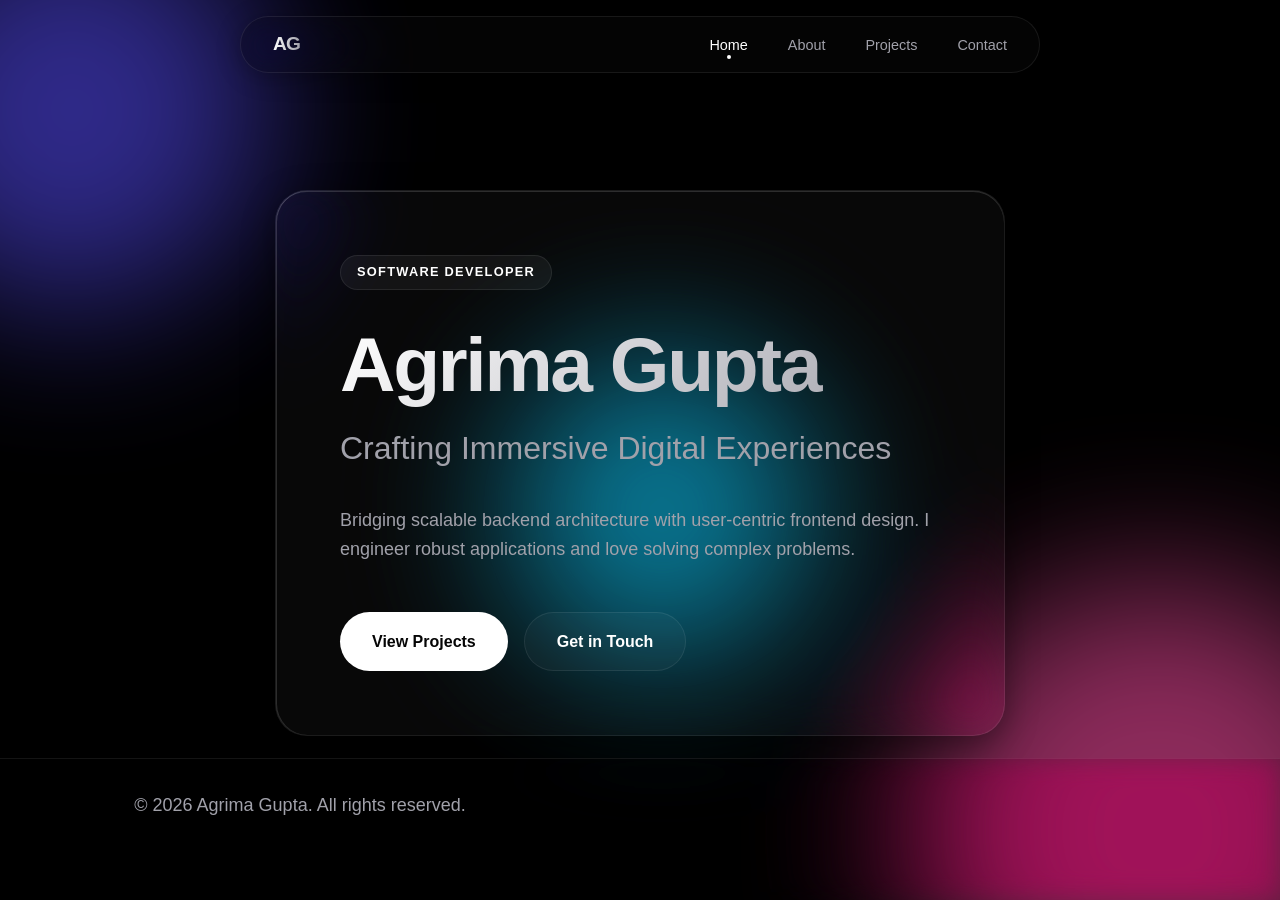
<file: index.html>
<!DOCTYPE html>
<html lang="en">
<head>
    <meta charset="UTF-8">
    <meta name="viewport" content="width=device-width, initial-scale=1.0">
    <title>Agrima Gupta | Portfolio</title>
    <link rel="stylesheet" href="css/style.css">
</head>
<body>
    <div class="ambient-background">
        <div class="orb orb-1"></div>
        <div class="orb orb-2"></div>
        <div class="orb orb-3"></div>
    </div>

    <nav class="glass-nav">
        <div class="nav-container">
            <div class="logo">AG</div>
            <ul>
                <li><a href="index.html" class="active">Home</a></li>
                <li><a href="about.html">About</a></li>
                <li><a href="projects.html">Projects</a></li>
                <li><a href="contact.html">Contact</a></li>
            </ul>
        </div>
    </nav>

    <main class="container">
        <div class="glass-panel hero tilt-element fade-up">
            <div class="hero-content">
                <span class="badge">Software Developer</span>
                <h1 class="gradient-text">Agrima Gupta</h1>
                <h2>Crafting Immersive Digital Experiences</h2>
                <p>Bridging scalable backend architecture with user-centric frontend design. I engineer robust applications and love solving complex problems.</p>
                <div class="btn-group">
                    <a href="projects.html" class="btn btn-primary">View Projects</a>
                    <a href="contact.html" class="btn btn-secondary">Get in Touch</a>
                </div>
            </div>
        </div>
    </main>

    <footer class="glass-footer">
        <p>&copy; 2026 Agrima Gupta. All rights reserved.</p>
    </footer>

    <script src="js/script.js"></script>
</body>
</html>
</file>
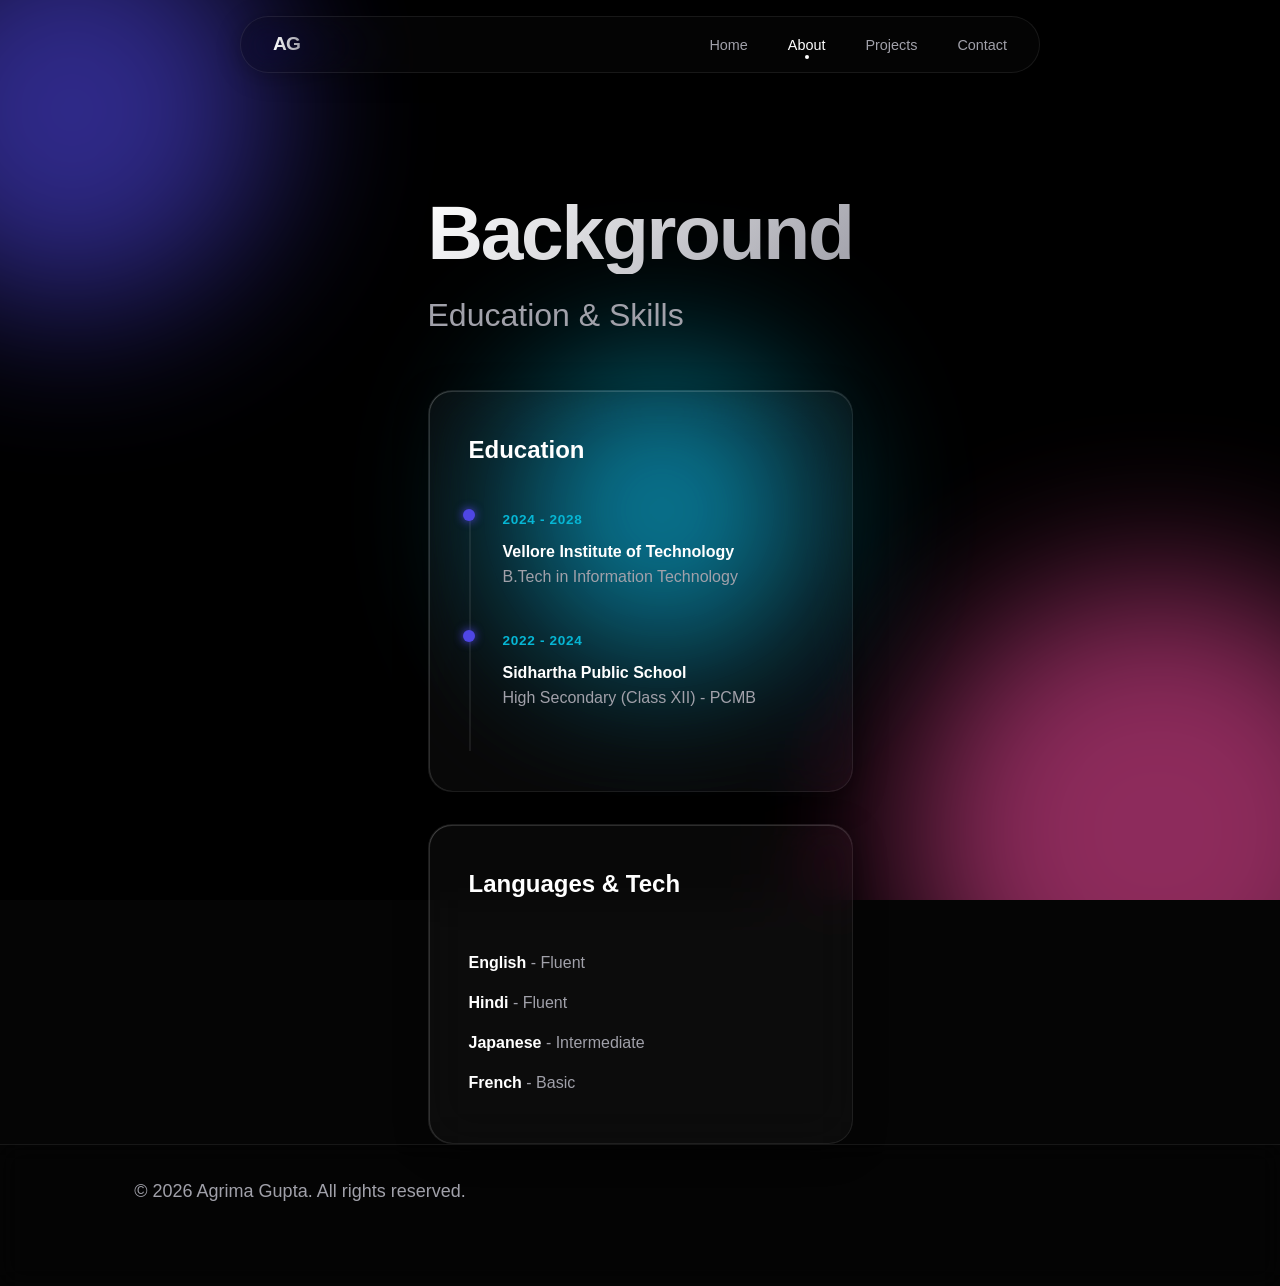
<file: about.html>
<!DOCTYPE html>
<html lang="en">

<head>
    <meta charset="UTF-8">
    <meta name="viewport" content="width=device-width, initial-scale=1.0">
    <title>About | Agrima Gupta</title>
    <link rel="stylesheet" href="css/style.css">
</head>

<body>
    <div class="ambient-background">
        <div class="orb orb-1"></div>
        <div class="orb orb-2"></div>
        <div class="orb orb-3"></div>
    </div>

    <nav class="glass-nav">
        <div class="nav-container">
            <div class="logo">AG</div>
            <ul>
                <li><a href="index.html">Home</a></li>
                <li><a href="about.html" class="active">About</a></li>
                <li><a href="projects.html">Projects</a></li>
                <li><a href="contact.html">Contact</a></li>
            </ul>
        </div>
    </nav>

    <main class="container fade-up">
        <div class="page-header">
            <h1 class="gradient-text">Background</h1>
            <h2>Education & Skills</h2>
        </div>

        <div class="bento-grid">
            <div class="glass-card reveal">
                <h3>Education</h3>
                <div class="timeline">
                    <div class="timeline-item">
                        <span class="date-badge">2024 - 2028</span>
                        <h4>Vellore Institute of Technology</h4>
                        <p>B.Tech in Information Technology</p>
                    </div>

                    <div class="timeline-item">
                        <span class="date-badge">2022 - 2024</span>
                        <h4>Sidhartha Public School</h4>
                        <p>High Secondary (Class XII) - PCMB</p>
                    </div>
                </div>
            </div>

            <div class="glass-card reveal" style="transition-delay: 0.1s;">
                <h3>Languages & Tech</h3>
                <ul style="list-style: none; margin-top: 1.5rem; line-height: 2.5; color: var(--text-secondary);">
                    <li><strong style="color: #fff;">English</strong> - Fluent</li>
                    <li><strong style="color: #fff;">Hindi</strong> - Fluent</li>
                    <li><strong style="color: #fff;">Japanese</strong> - Intermediate</li>
                    <li><strong style="color: #fff;">French</strong> - Basic</li>
                </ul>
                
                </div>
        </div>
    </main>

    <footer class="glass-footer">
        <p>&copy; 2026 Agrima Gupta. All rights reserved.</p>
    </footer>

    <script src="js/script.js"></script>
</body>

</html>
</file>
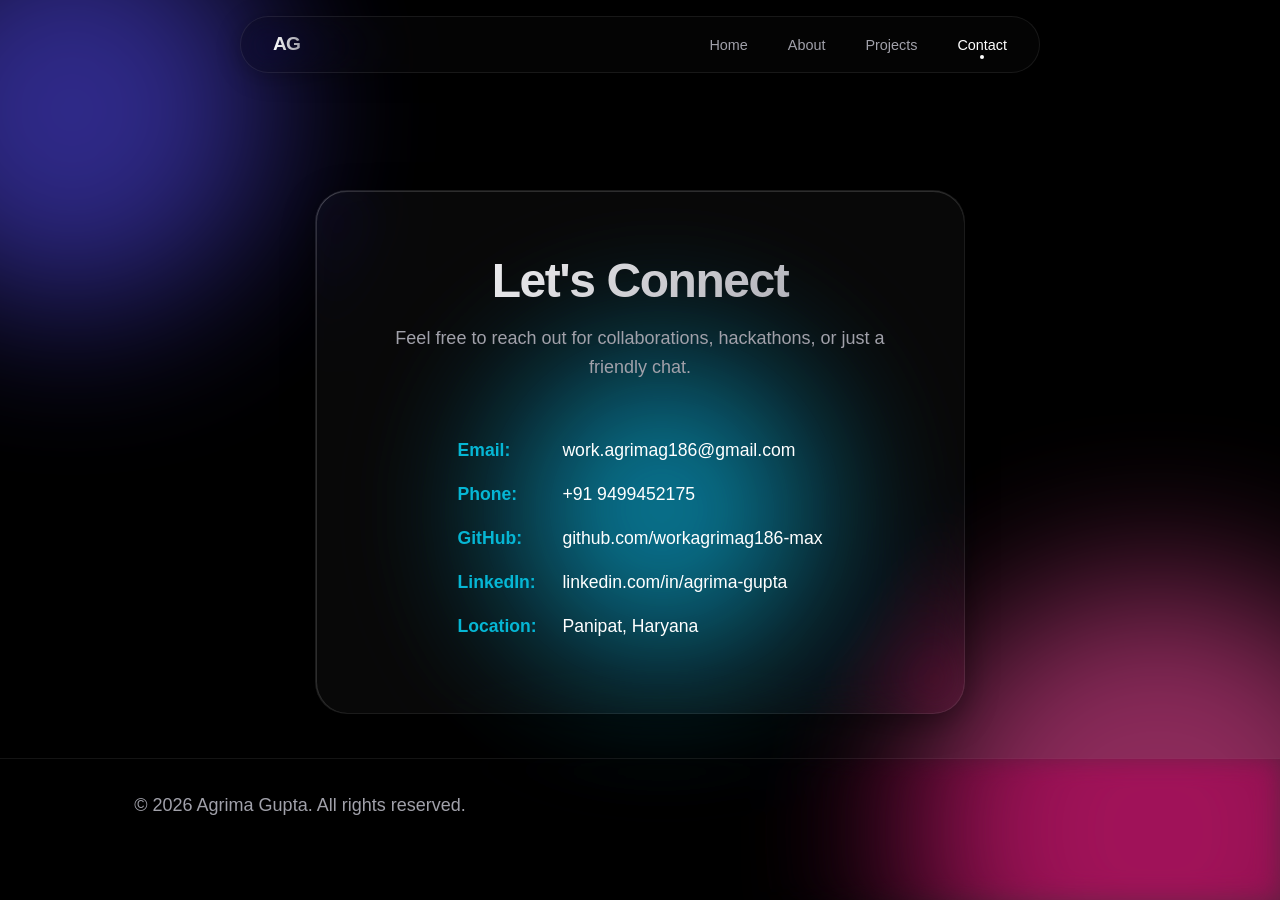
<file: contact.html>
<!DOCTYPE html>
<html lang="en">

<head>
    <meta charset="UTF-8">
    <meta name="viewport" content="width=device-width, initial-scale=1.0">
    <title>Contact | Agrima Gupta</title>
    <link rel="stylesheet" href="css/style.css">
</head>

<body>
    <div class="ambient-background">
        <div class="orb orb-1"></div>
        <div class="orb orb-2"></div>
        <div class="orb orb-3"></div>
    </div>

    <nav class="glass-nav">
        <div class="nav-container">
            <div class="logo">AG</div>
            <ul>
                <li><a href="index.html">Home</a></li>
                <li><a href="about.html">About</a></li>
                <li><a href="projects.html">Projects</a></li>
                <li><a href="contact.html" class="active">Contact</a></li>
            </ul>
        </div>
    </nav>

    <main class="container fade-up">
        <div class="glass-panel tilt-element" style="max-width: 650px; margin: 0 auto; text-align: center;">
            <h1 class="gradient-text" style="font-size: 3rem;">Let's Connect</h1>
            <p style="margin: 1rem auto 3rem;">Feel free to reach out for collaborations, hackathons, or just a friendly chat.</p>

            <ul style="list-style: none; text-align: left; display: inline-block; line-height: 2.5; font-size: 1.1rem;">
                <li>
                    <strong style="color: var(--accent-3); display: inline-block; width: 100px;">Email:</strong> 
                    <a href="mailto:work.agrimag186@gmail.com" style="color: #fff; text-decoration: none;">work.agrimag186@gmail.com</a>
                </li>
                <li>
                    <strong style="color: var(--accent-3); display: inline-block; width: 100px;">Phone:</strong> 
                    <span style="color: #fff;">+91 9499452175</span>
                </li>
                <li>
                    <strong style="color: var(--accent-3); display: inline-block; width: 100px;">GitHub:</strong> 
                    <a href="https://github.com/workagrimag186-max" target="_blank" style="color: #fff; text-decoration: none;">github.com/workagrimag186-max</a>
                </li>
                <li>
                    <strong style="color: var(--accent-3); display: inline-block; width: 100px;">LinkedIn:</strong> 
                    <a href="https://www.linkedin.com/in/agrima-gupta-182967380/" target="_blank" style="color: #fff; text-decoration: none;">linkedin.com/in/agrima-gupta</a>
                </li>
                <li>
                    <strong style="color: var(--accent-3); display: inline-block; width: 100px;">Location:</strong>
                    <span style="color: #fff;">Panipat, Haryana</span>
                </li>
            </ul>
        </div>
    </main>

    <footer class="glass-footer">
        <p>&copy; 2026 Agrima Gupta. All rights reserved.</p>
    </footer>

    <script src="js/script.js"></script>
</body>

</html>
</file>
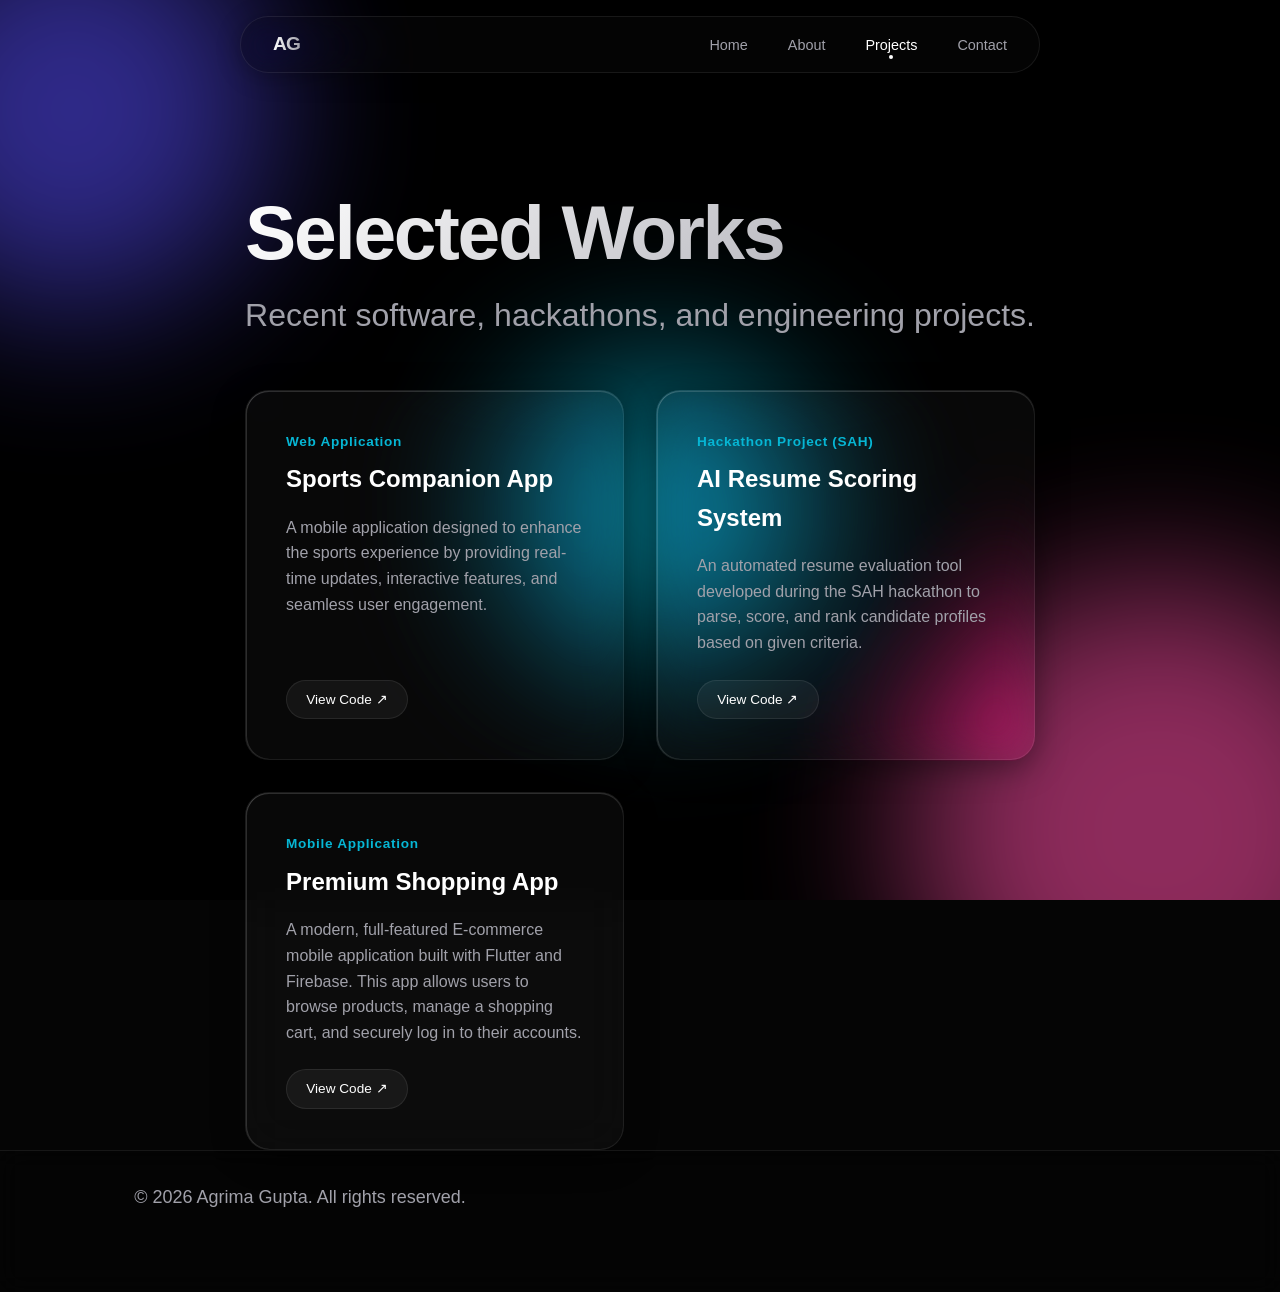
<file: projects.html>
<!DOCTYPE html>
<html lang="en">
<head>
    <meta charset="UTF-8">
    <meta name="viewport" content="width=device-width, initial-scale=1.0">
    <title>Projects | Agrima Gupta</title>
    <link rel="stylesheet" href="css/style.css">
</head>
<body>
    <div class="ambient-background">
        <div class="orb orb-1"></div>
        <div class="orb orb-2"></div>
        <div class="orb orb-3"></div>
    </div>

    <nav class="glass-nav">
        <div class="nav-container">
            <div class="logo">AG</div>
            <ul>
                <li><a href="index.html">Home</a></li>
                <li><a href="about.html">About</a></li>
                <li><a href="projects.html" class="active">Projects</a></li>
                <li><a href="contact.html">Contact</a></li>
            </ul>
        </div>
    </nav>

    <main class="container fade-up">
        <div class="page-header">
            <h1 class="gradient-text">Selected Works</h1>
            <h2>Recent software, hackathons, and engineering projects.</h2>
        </div>

        <div class="bento-grid">
            <div class="glass-card tilt-element reveal">
                <span class="date-badge">Web Application</span>
                <h3>Sports Companion App</h3>
                <p>A mobile application designed to enhance the sports experience by providing real-time updates, interactive features, and seamless user engagement.</p>
                <div class="card-actions">
                    <a href="https://github.com/workagrimag186-max/sports-companion-app" target="_blank" class="btn-small">
                        View Code ↗
                    </a>
                </div>
            </div>

            <div class="glass-card tilt-element reveal" style="transition-delay: 0.1s;">
                <span class="date-badge">Hackathon Project (SAH)</span>
                <h3>AI Resume Scoring System</h3>
                <p>An automated resume evaluation tool developed during the SAH hackathon to parse, score, and rank candidate profiles based on given criteria.</p>
                <div class="card-actions">
                    <a href="https://github.com/workagrimag186-max/SAH_hackathon_resumeScoring" target="_blank" class="btn-small">
                        View Code ↗
                    </a>
                </div>
            </div>

            <div class="glass-card tilt-element reveal" style="transition-delay: 0.2s;">
                <span class="date-badge">Mobile Application</span>
                <h3>Premium Shopping App</h3>
                <p>A modern, full-featured E-commerce mobile application built with Flutter and Firebase. This app allows users to browse products, manage a shopping cart, and securely log in to their accounts.</p>
                <div class="card-actions">
                    <a href="https://github.com/workagrimag186-max/Shopping_app" target="_blank" class="btn-small">
                        View Code ↗
                    </a>
                </div>
            </div>
        </div>
    </main>

    <footer class="glass-footer">
        <p>&copy; 2026 Agrima Gupta. All rights reserved.</p>
    </footer>

    <script src="js/script.js"></script>
</body>
</html>
</file>
<file: css/style.css>
:root {
    --bg-color: #050505;
    --text-primary: #ffffff;
    --text-secondary: #a1a1aa;
    --glass-bg: rgba(255, 255, 255, 0.03);
    --glass-border: rgba(255, 255, 255, 0.08);
    --glass-highlight: rgba(255, 255, 255, 0.15);
    --accent-1: #4f46e5;
    --accent-2: #ec4899;
    --accent-3: #06b6d4;
}

* {
    margin: 0;
    padding: 0;
    box-sizing: border-box;
    font-family: -apple-system, BlinkMacSystemFont, "SF Pro Display", "Segoe UI", Roboto, sans-serif;
}

body {
    background-color: var(--bg-color);
    color: var(--text-primary);
    min-height: 100vh;
    overflow-x: hidden;
    line-height: 1.6;
    display: flex;
    flex-direction: column;
}

/* --- Ambient Background Lights --- */
.ambient-background {
    position: fixed;
    top: 0;
    left: 0;
    width: 100vw;
    height: 100vh;
    z-index: -1;
    overflow: hidden;
    background: #000;
}

.orb {
    position: absolute;
    border-radius: 50%;
    filter: blur(80px);
    opacity: 0.6;
    animation: float 20s infinite ease-in-out alternate;
}

.orb-1 { width: 400px; height: 400px; background: var(--accent-1); top: -10%; left: -10%; }
.orb-2 { width: 500px; height: 500px; background: var(--accent-2); bottom: -20%; right: -10%; animation-delay: -5s; }
.orb-3 { width: 300px; height: 300px; background: var(--accent-3); top: 40%; left: 40%; animation-delay: -10s; }

@keyframes float {
    0% { transform: translate(0, 0) scale(1); }
    100% { transform: translate(100px, 50px) scale(1.2); }
}

/* --- Navigation --- */
.glass-nav {
    position: fixed;
    top: 1rem;
    left: 50%;
    transform: translateX(-50%);
    width: 90%;
    max-width: 800px;
    z-index: 100;
    background: rgba(10, 10, 10, 0.4);
    backdrop-filter: blur(20px) saturate(180%);
    -webkit-backdrop-filter: blur(20px) saturate(180%);
    border: 1px solid var(--glass-border);
    border-radius: 100px;
    padding: 0.75rem 2rem;
    box-shadow: 0 4px 24px rgba(0,0,0,0.3);
}

.nav-container {
    display: flex;
    justify-content: space-between;
    align-items: center;
}

.logo {
    font-weight: 800;
    font-size: 1.2rem;
    letter-spacing: -0.05em;
    background: linear-gradient(to right, #fff, #a1a1aa);
    -webkit-background-clip: text;
    -webkit-text-fill-color: transparent;
}

.glass-nav ul {
    display: flex;
    gap: 2.5rem;
    list-style: none;
}

.glass-nav a {
    color: var(--text-secondary);
    text-decoration: none;
    font-size: 0.9rem;
    font-weight: 500;
    transition: color 0.3s ease;
    position: relative;
}

.glass-nav a:hover, .glass-nav a.active { color: var(--text-primary); }
.glass-nav a.active::after {
    content: '';
    position: absolute;
    bottom: -6px;
    left: 50%;
    transform: translateX(-50%);
    width: 4px;
    height: 4px;
    background: var(--text-primary);
    border-radius: 50%;
}

/* --- Layout & Typography --- */
.container {
    max-width: 1100px;
    margin: 150px auto 40px;
    padding: 0 2rem;
    perspective: 1000px;
    flex: 1;
}

.badge {
    display: inline-block;
    padding: 0.4rem 1rem;
    font-size: 0.8rem;
    font-weight: 600;
    text-transform: uppercase;
    letter-spacing: 0.1em;
    background: rgba(255,255,255,0.05);
    border: 1px solid var(--glass-border);
    border-radius: 100px;
    margin-bottom: 2rem;
}

h1 { font-size: clamp(3rem, 6vw, 5rem); font-weight: 800; letter-spacing: -0.03em; line-height: 1.1; margin-bottom: 1rem; }
.gradient-text { background: linear-gradient(135deg, #fff 0%, #a1a1aa 100%); -webkit-background-clip: text; -webkit-text-fill-color: transparent; }
h2 { font-size: clamp(1.5rem, 3vw, 2rem); font-weight: 500; color: var(--text-secondary); margin-bottom: 2rem; }
p { font-size: 1.125rem; color: var(--text-secondary); max-width: 600px; margin-bottom: 3rem; }

/* --- Glass Panels & Cards --- */
.glass-panel {
    background: var(--glass-bg);
    backdrop-filter: blur(24px) saturate(180%);
    -webkit-backdrop-filter: blur(24px) saturate(180%);
    border: 1px solid var(--glass-border);
    box-shadow: 0 8px 32px 0 rgba(0, 0, 0, 0.4), inset 0 1px 0 0 var(--glass-highlight), inset 1px 0 0 0 var(--glass-highlight);
    border-radius: 32px;
    padding: 4rem;
    position: relative;
    overflow: hidden;
}

.page-header { margin-bottom: 3rem; }
.bento-grid {
    display: grid;
    grid-template-columns: repeat(auto-fit, minmax(300px, 1fr));
    gap: 2rem;
}

.glass-card {
    background: var(--glass-bg);
    backdrop-filter: blur(24px) saturate(180%);
    -webkit-backdrop-filter: blur(24px) saturate(180%);
    border: 1px solid var(--glass-border);
    box-shadow: 0 8px 32px 0 rgba(0, 0, 0, 0.4), inset 0 1px 0 0 var(--glass-highlight), inset 1px 0 0 0 var(--glass-highlight);
    border-radius: 24px;
    padding: 2.5rem;
    transition: transform 0.3s ease, border-color 0.3s ease;
    display: flex;
    flex-direction: column;
}

.glass-card:hover { border-color: rgba(255, 255, 255, 0.2); }
.glass-card h3 { font-size: 1.5rem; margin-bottom: 1rem; color: var(--text-primary); }
.glass-card p { font-size: 1rem; margin-bottom: 0; flex-grow: 1; }

/* --- Buttons & Links --- */
.btn-group { display: flex; gap: 1rem; }
.btn { padding: 1rem 2rem; border-radius: 100px; font-weight: 600; text-decoration: none; transition: all 0.3s cubic-bezier(0.25, 0.46, 0.45, 0.94); display: inline-flex; align-items: center; justify-content: center; }
.btn-primary { background: var(--text-primary); color: var(--bg-color); }
.btn-primary:hover { transform: scale(1.05); box-shadow: 0 0 20px rgba(255,255,255,0.3); }
.btn-secondary { background: var(--glass-bg); color: var(--text-primary); border: 1px solid var(--glass-border); }
.btn-secondary:hover { background: rgba(255,255,255,0.1); border-color: rgba(255,255,255,0.3); }

.card-actions { margin-top: 1.5rem; display: flex; gap: 1rem; }
.btn-small { padding: 0.5rem 1.2rem; font-size: 0.85rem; border-radius: 100px; text-decoration: none; font-weight: 500; transition: all 0.3s ease; background: rgba(255, 255, 255, 0.05); color: var(--text-primary); border: 1px solid var(--glass-border); display: inline-flex; align-items: center; gap: 0.5rem; }
.btn-small:hover { background: rgba(255, 255, 255, 0.15); border-color: rgba(255, 255, 255, 0.4); transform: translateY(-2px); }

/* --- Timelines --- */
.timeline { border-left: 2px solid var(--glass-border); padding-left: 2rem; margin-top: 1.5rem; }
.timeline-item { position: relative; margin-bottom: 2.5rem; }
.timeline-item::before { content: ''; position: absolute; left: -2.45rem; top: 0; width: 12px; height: 12px; border-radius: 50%; background: var(--accent-1); box-shadow: 0 0 10px var(--accent-1); }
.date-badge { color: var(--accent-3); font-size: 0.85rem; font-weight: 600; letter-spacing: 0.05em; margin-bottom: 0.5rem; display: block; }

/* --- Footer --- */
.glass-footer { text-align: center; padding: 2rem 0; margin-top: auto; border-top: 1px solid var(--glass-border); background: rgba(0, 0, 0, 0.2); backdrop-filter: blur(12px) saturate(180%); -webkit-backdrop-filter: blur(12px) saturate(180%); color: var(--text-secondary); font-size: 0.9rem; width: 100%; }

/* --- Animations --- */
.fade-up { opacity: 0; transform: translateY(40px); animation: fadeUpAnim 1s cubic-bezier(0.16, 1, 0.3, 1) forwards; }
@keyframes fadeUpAnim { to { opacity: 1; transform: translateY
</file>
